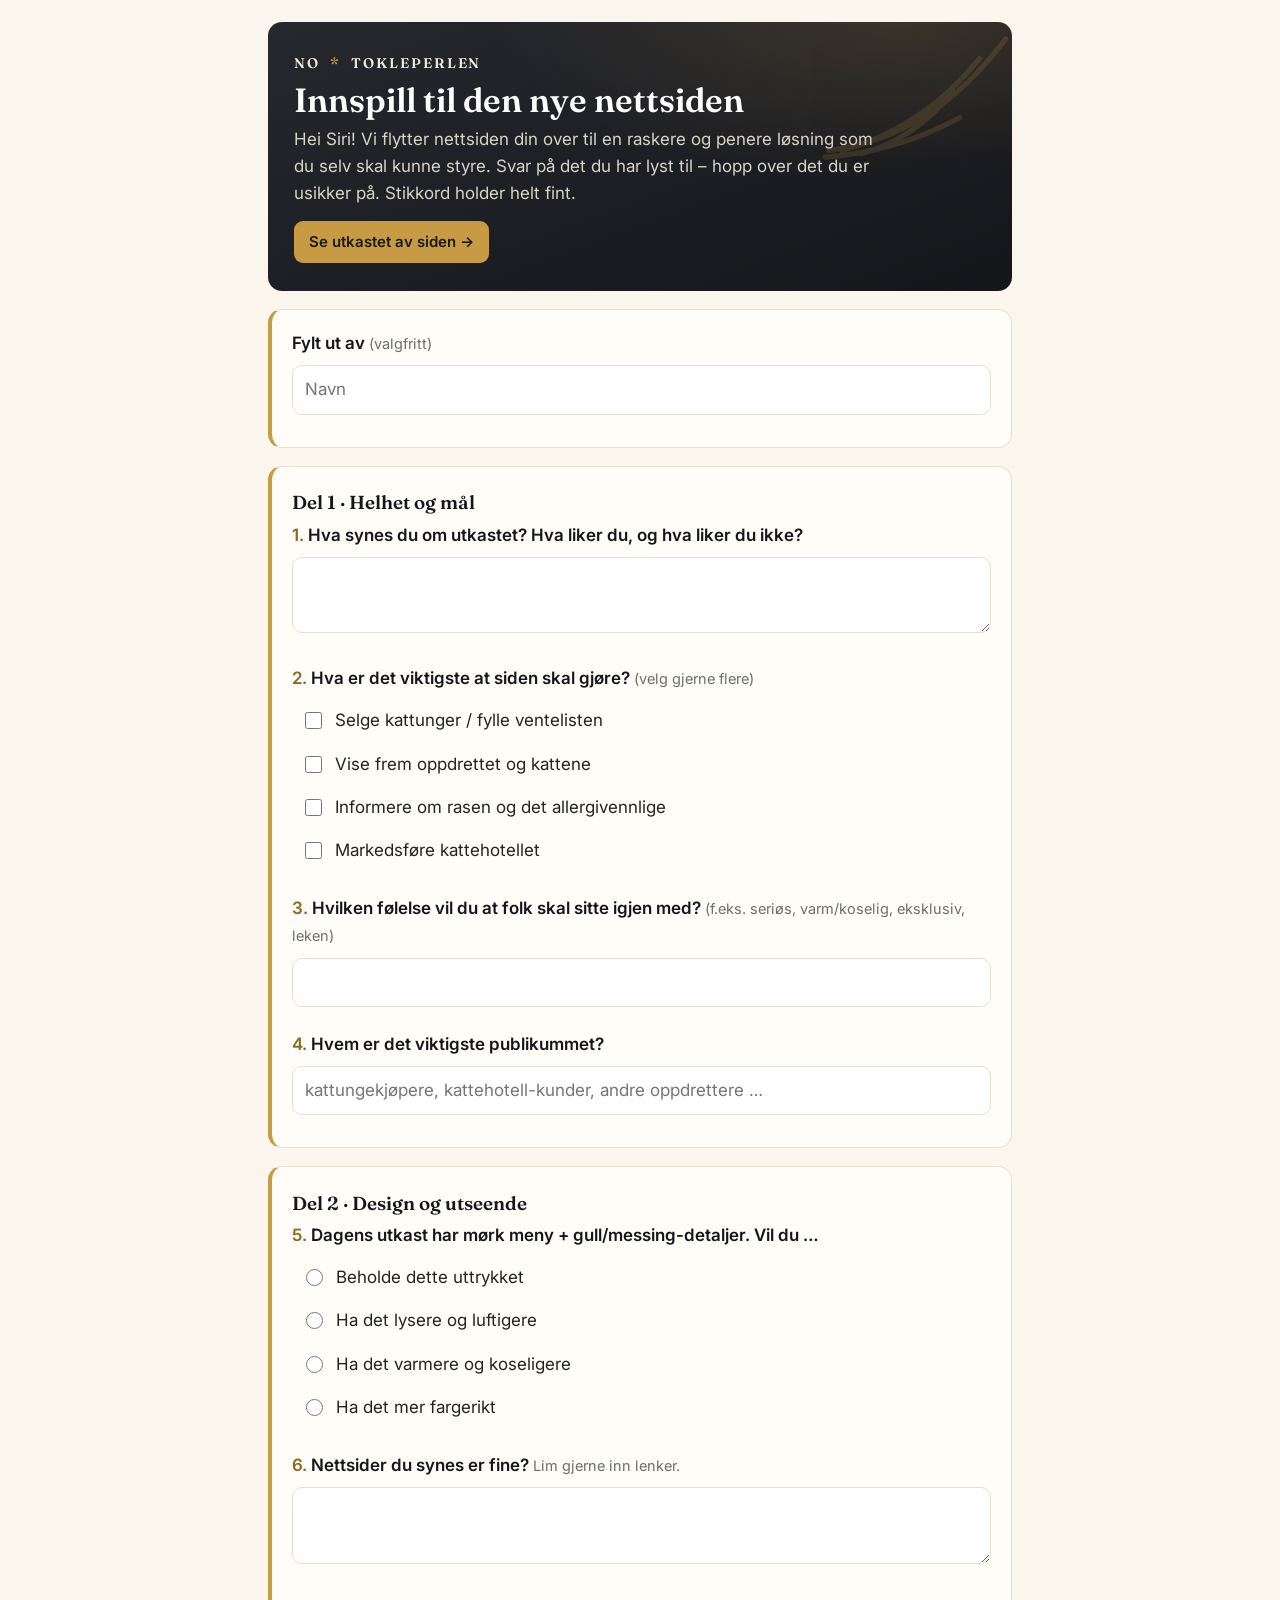
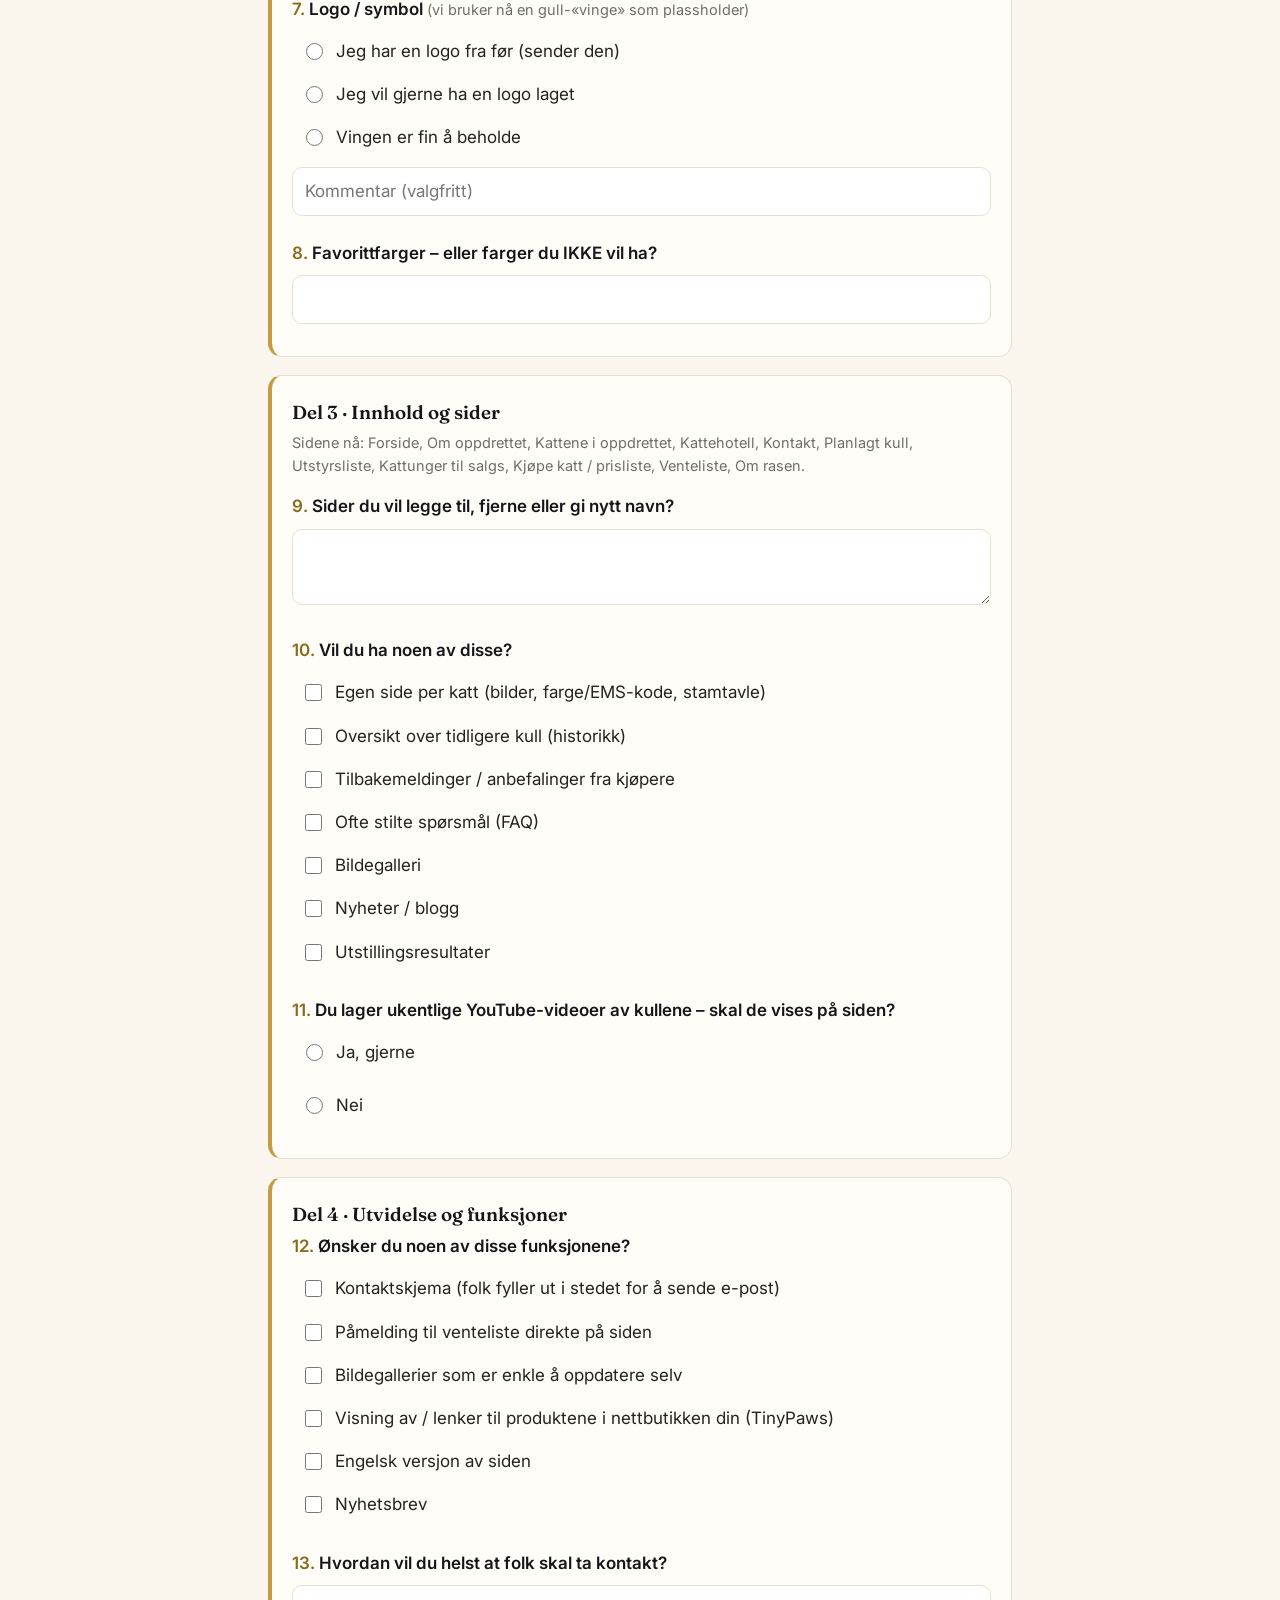
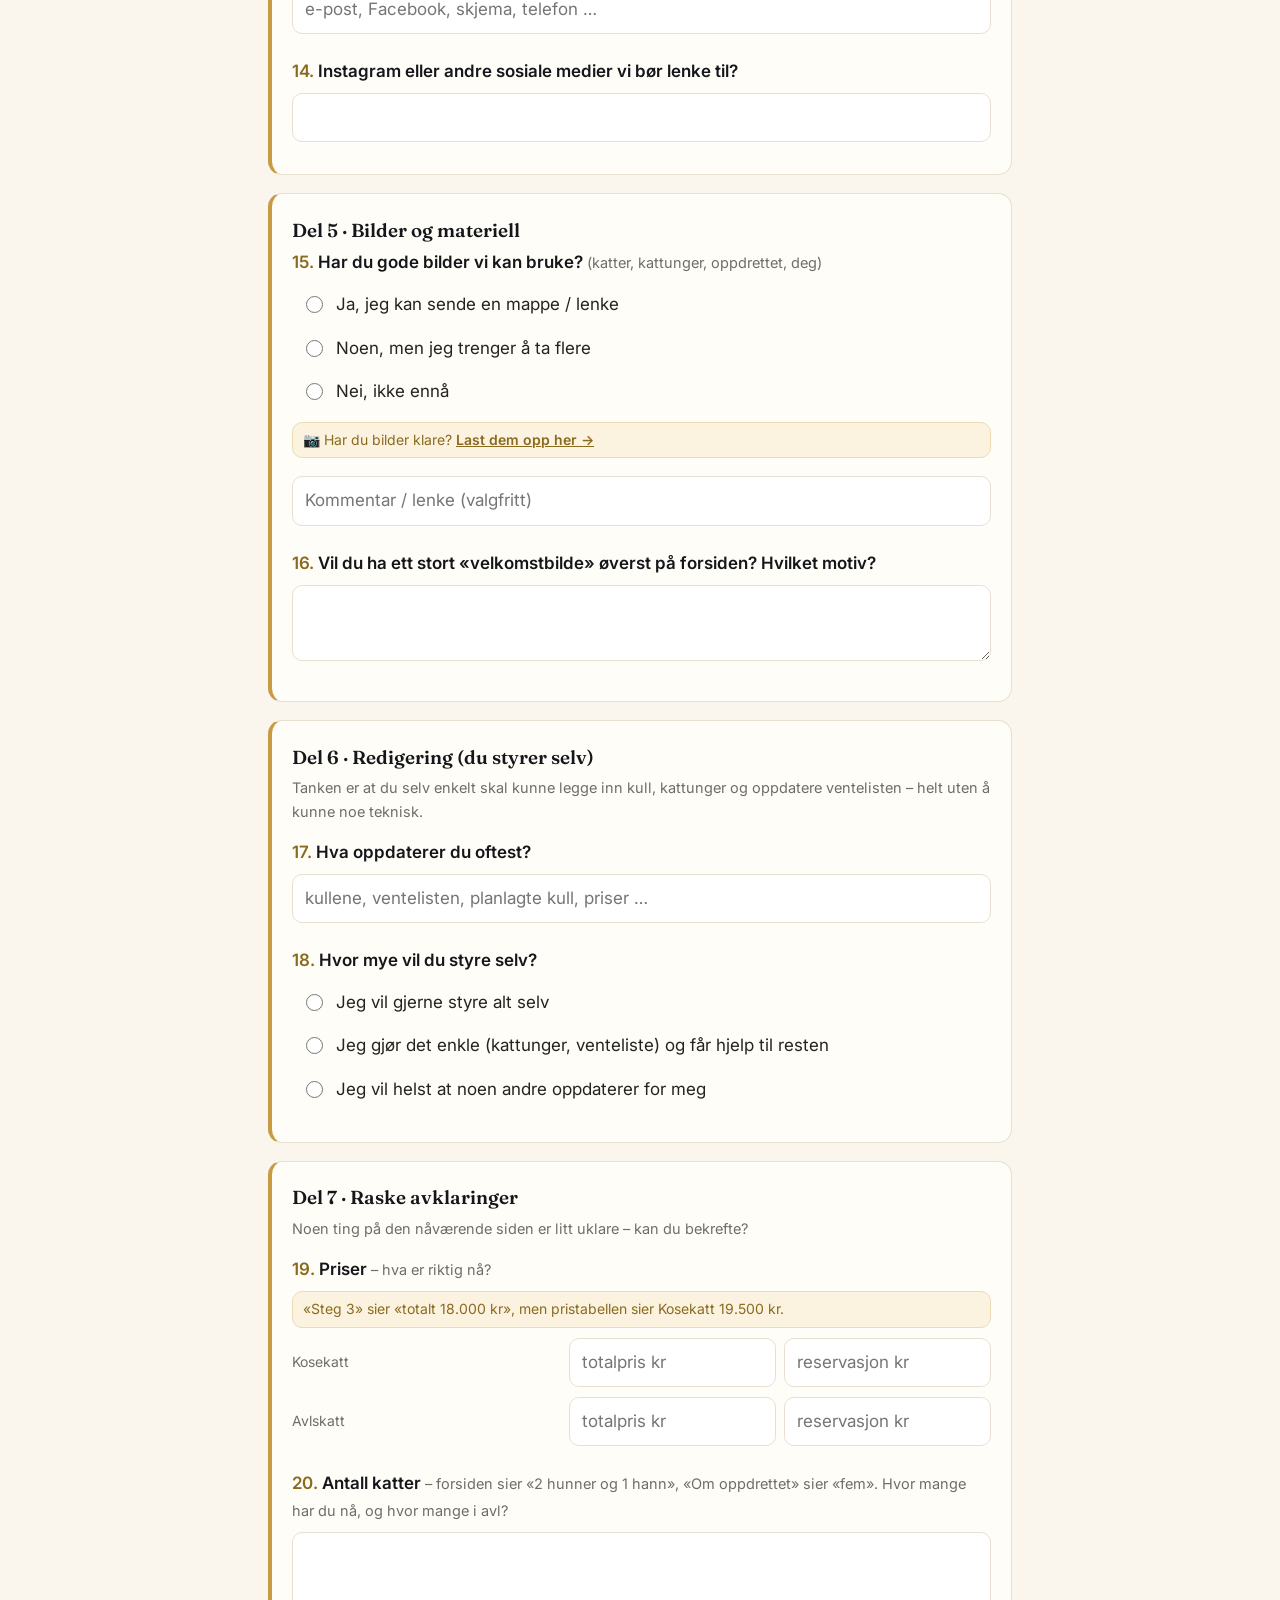
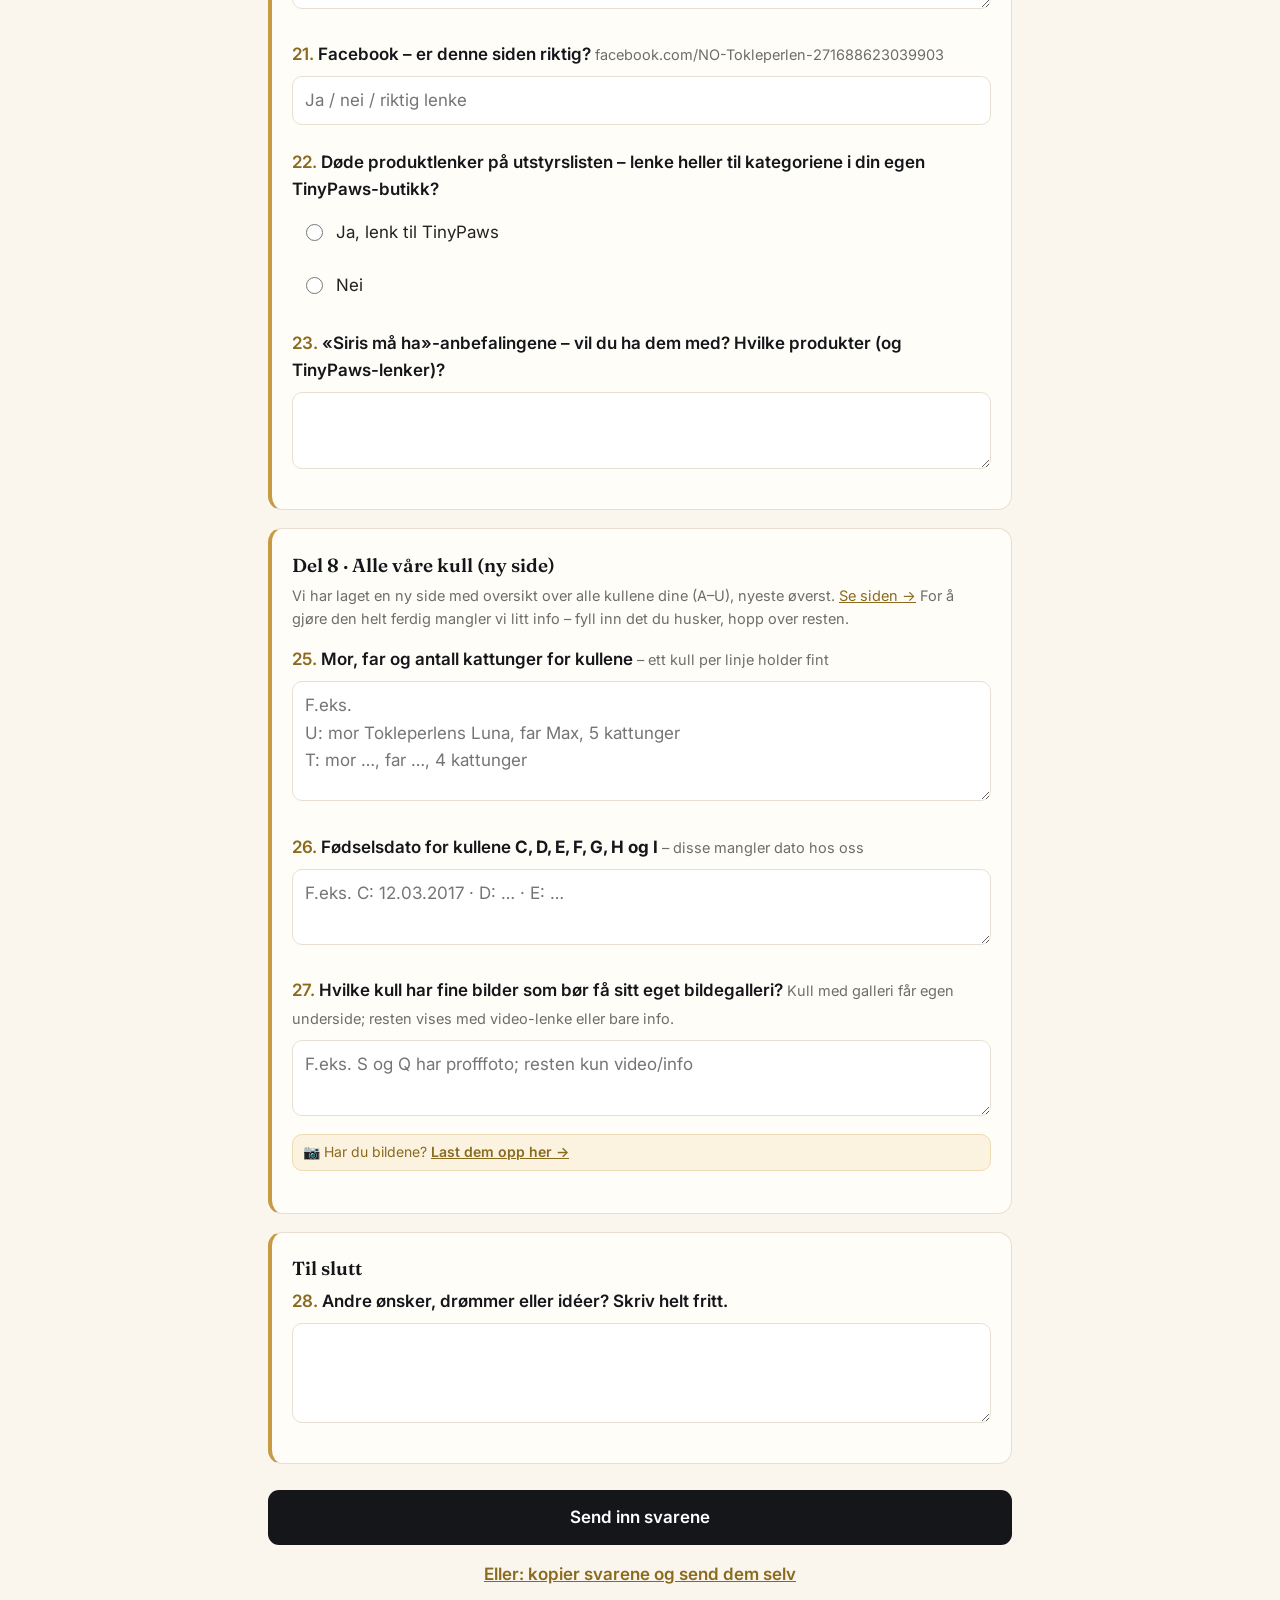
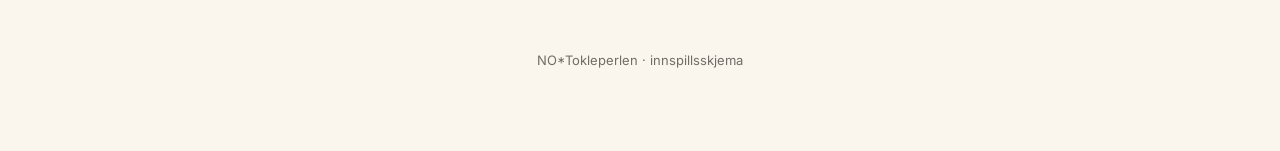
<file: static/innspill/index.html>
<!doctype html>
<html lang="nb">
<head>
<meta charset="utf-8">
<meta name="viewport" content="width=device-width, initial-scale=1">
<meta name="robots" content="noindex, nofollow">
<title>Innspill til ny nettside · NO*Tokleperlen</title>
<link rel="preconnect" href="https://fonts.googleapis.com">
<link rel="preconnect" href="https://fonts.gstatic.com" crossorigin>
<link href="https://fonts.googleapis.com/css2?family=Fraunces:opsz,wght@9..144,500;9..144,600;9..144,700&family=Inter:wght@400;500;600&display=swap" rel="stylesheet">
<style>
  :root{
    --ink:#15161a; --ink-soft:#23242a; --paper:#faf6ee; --card:#fffdf8;
    --text:#23241f; --muted:#6f6e66; --line:#e7e0d2; --gold:#c79a44; --gold-deep:#8a6a1f;
    --r:14px;
  }
  *{box-sizing:border-box}
  html{-webkit-text-size-adjust:100%}
  body{
    margin:0; background:var(--paper); color:var(--text);
    font-family:"Inter",system-ui,sans-serif; font-size:17px; line-height:1.6;
  }
  .wrap{max-width:780px; margin:0 auto; padding:22px 18px 80px}
  a{color:var(--gold-deep)}
  /* header */
  .masthead{
    background:radial-gradient(120% 130% at 85% 0%,rgba(199,154,68,.16),transparent 45%),linear-gradient(160deg,#26282e,#15161a);
    color:#fff; border-radius:var(--r); padding:30px 26px 28px; position:relative; overflow:hidden;
  }
  .masthead .wing{position:absolute; right:-10px; top:-6px; width:210px; opacity:.16; color:var(--gold); pointer-events:none}
  .brand{display:flex; align-items:center; gap:10px; font-family:"Fraunces",serif; font-weight:600; letter-spacing:.14em; font-size:14px; color:#efe9dd}
  .brand .star{color:var(--gold)}
  h1{font-family:"Fraunces",serif; font-weight:600; font-size:clamp(1.5rem,4.4vw,2.1rem); margin:.5rem 0 .35rem; line-height:1.12}
  .lede{color:#d9d4c8; margin:.2rem 0 0; max-width:54ch}
  .lede a{color:#f0d79a}
  .preview{display:inline-block; margin-top:14px; background:var(--gold); color:#1d1a12; font-weight:600;
    text-decoration:none; padding:9px 15px; border-radius:9px; font-size:15px}
  /* sections */
  section{background:var(--card); border:1px solid var(--line); border-left:4px solid var(--gold);
    border-radius:var(--r); padding:20px 20px 8px; margin:18px 0}
  section h2{font-family:"Fraunces",serif; font-weight:600; font-size:1.18rem; margin:.1rem 0 .2rem; color:var(--ink)}
  section .hint{color:var(--muted); font-size:14.5px; margin:.1rem 0 1rem}
  .q{margin:0 0 20px; padding-bottom:4px}
  .q-label{display:block; font-weight:600; color:var(--ink); margin-bottom:8px}
  .q-label .n{color:var(--gold-deep)}
  .sub{font-weight:400; color:var(--muted); font-size:14.5px}
  textarea,input[type=text]{
    width:100%; font:inherit; color:var(--text); background:#fff;
    border:1px solid var(--line); border-radius:10px; padding:10px 12px;
  }
  textarea{min-height:74px; resize:vertical}
  textarea:focus,input:focus{outline:2px solid var(--gold); outline-offset:1px; border-color:var(--gold)}
  .opts{display:flex; flex-direction:column; gap:2px}
  .opt{display:flex; align-items:flex-start; gap:10px; padding:7px 9px; border-radius:9px; cursor:pointer}
  .opt:hover{background:#faf4e6}
  .opt input{margin-top:5px; width:17px; height:17px; accent-color:var(--gold)}
  .opt span{flex:1}
  .inline{display:flex; flex-wrap:wrap; gap:12px}
  .price{display:grid; grid-template-columns:1fr; gap:10px}
  .price .row{display:grid; grid-template-columns:1.3fr 1fr 1fr; gap:8px; align-items:center}
  .price .row > span{font-size:14px; color:var(--muted)}
  @media(max-width:520px){ .price .row{grid-template-columns:1fr} .price .row > span{margin-top:4px} }
  .flag{background:#fbf3df; border:1px solid #ecdcb4; border-radius:10px; padding:6px 10px; font-size:14px; color:var(--gold-deep); margin-bottom:10px}
  /* actions */
  .actions{padding-top:8px; margin-top:6px}
  .btn{appearance:none; border:0; cursor:pointer; font:inherit; font-weight:600; border-radius:11px; padding:14px 22px}
  .btn-primary{background:var(--ink); color:#fff; width:100%; font-size:17px}
  .btn-primary:hover{background:#000}
  .btn-link{background:none; color:var(--gold-deep); text-decoration:underline; padding:10px; display:block; margin:6px auto 0; width:auto}
  #status{text-align:center; color:var(--muted); font-size:14.5px; min-height:1.2em; margin-top:8px}
  /* thanks */
  #thanks{display:none; background:var(--card); border:1px solid var(--line); border-radius:var(--r); padding:40px 26px; text-align:center}
  #thanks svg{width:64px; color:var(--gold); opacity:.9}
  #thanks h2{font-family:"Fraunces",serif; font-size:1.5rem; margin:.4rem 0 .2rem; color:var(--ink)}
  #thanks p{color:var(--muted); margin:.2rem auto; max-width:42ch}
  .hp{position:absolute; left:-9999px}
  footer{text-align:center; color:var(--muted); font-size:13px; margin-top:26px}
</style>
</head>
<body>
<div class="wrap">

  <header class="masthead">
    <svg class="wing" viewBox="0 0 64 48" fill="none" stroke="currentColor" stroke-width="1.6" stroke-linecap="round" aria-hidden="true">
      <path d="M5 41 C 22 39, 41 31, 59 7"/><path d="M9 41 C 24 37, 39 28, 51 13"/>
      <path d="M15 42 C 26 39, 35 33, 43 23"/><path d="M4 43 C 17 42, 30 39, 45 31"/>
    </svg>
    <div class="brand">NO<span class="star">*</span>TOKLEPERLEN</div>
    <h1>Innspill til den nye nettsiden</h1>
    <p class="lede">Hei Siri! Vi flytter nettsiden din over til en raskere og penere løsning som du selv skal kunne styre. Svar på det du har lyst til – hopp over det du er usikker på. Stikkord holder helt fint.</p>
    <a class="preview" href="https://devseviq.github.io/TokelePerlen/" target="_blank" rel="noopener">Se utkastet av siden →</a>
  </header>

  <form id="form" novalidate>
    <!-- honeypot -->
    <input type="checkbox" name="botcheck" class="hp" tabindex="-1" autocomplete="off">
    <input type="hidden" name="subject" value="Innspill til ny nettside – fra Tokleperlen-skjemaet">

    <section>
      <div class="q">
        <label class="q-label" for="fylt_ut_av">Fylt ut av <span class="sub">(valgfritt)</span></label>
        <input type="text" id="fylt_ut_av" name="fylt_ut_av" placeholder="Navn">
      </div>
    </section>

    <!-- DEL 1 -->
    <section>
      <h2>Del 1 · Helhet og mål</h2>
      <div class="q" data-q>
        <span class="q-label"><span class="n">1.</span> Hva synes du om utkastet? Hva liker du, og hva liker du ikke?</span>
        <textarea name="q1_inntrykk"></textarea>
      </div>
      <div class="q" data-q>
        <span class="q-label"><span class="n">2.</span> Hva er det viktigste at siden skal gjøre? <span class="sub">(velg gjerne flere)</span></span>
        <div class="opts">
          <label class="opt"><input type="checkbox" name="q2_maal" data-label="Selge kattunger / fylle ventelisten"><span>Selge kattunger / fylle ventelisten</span></label>
          <label class="opt"><input type="checkbox" name="q2_maal" data-label="Vise frem oppdrettet og kattene"><span>Vise frem oppdrettet og kattene</span></label>
          <label class="opt"><input type="checkbox" name="q2_maal" data-label="Informere om rasen og det allergivennlige"><span>Informere om rasen og det allergivennlige</span></label>
          <label class="opt"><input type="checkbox" name="q2_maal" data-label="Markedsføre kattehotellet"><span>Markedsføre kattehotellet</span></label>
        </div>
      </div>
      <div class="q" data-q>
        <span class="q-label"><span class="n">3.</span> Hvilken følelse vil du at folk skal sitte igjen med? <span class="sub">(f.eks. seriøs, varm/koselig, eksklusiv, leken)</span></span>
        <input type="text" name="q3_folelse">
      </div>
      <div class="q" data-q>
        <span class="q-label"><span class="n">4.</span> Hvem er det viktigste publikummet?</span>
        <input type="text" name="q4_publikum" placeholder="kattungekjøpere, kattehotell-kunder, andre oppdrettere …">
      </div>
    </section>

    <!-- DEL 2 -->
    <section>
      <h2>Del 2 · Design og utseende</h2>
      <div class="q" data-q>
        <span class="q-label"><span class="n">5.</span> Dagens utkast har mørk meny + gull/messing-detaljer. Vil du …</span>
        <div class="opts">
          <label class="opt"><input type="radio" name="q5_uttrykk" data-label="Beholde uttrykket"><span>Beholde dette uttrykket</span></label>
          <label class="opt"><input type="radio" name="q5_uttrykk" data-label="Lysere og luftigere"><span>Ha det lysere og luftigere</span></label>
          <label class="opt"><input type="radio" name="q5_uttrykk" data-label="Varmere og koseligere"><span>Ha det varmere og koseligere</span></label>
          <label class="opt"><input type="radio" name="q5_uttrykk" data-label="Mer fargerikt"><span>Ha det mer fargerikt</span></label>
        </div>
      </div>
      <div class="q" data-q>
        <span class="q-label"><span class="n">6.</span> Nettsider du synes er fine? <span class="sub">Lim gjerne inn lenker.</span></span>
        <textarea name="q6_inspirasjon"></textarea>
      </div>
      <div class="q" data-q>
        <span class="q-label"><span class="n">7.</span> Logo / symbol <span class="sub">(vi bruker nå en gull-«vinge» som plassholder)</span></span>
        <div class="opts">
          <label class="opt"><input type="radio" name="q7_logo" data-label="Har logo fra før"><span>Jeg har en logo fra før (sender den)</span></label>
          <label class="opt"><input type="radio" name="q7_logo" data-label="Vil ha logo laget"><span>Jeg vil gjerne ha en logo laget</span></label>
          <label class="opt"><input type="radio" name="q7_logo" data-label="Vingen er fin"><span>Vingen er fin å beholde</span></label>
        </div>
        <input type="text" name="q7_logo_kommentar" placeholder="Kommentar (valgfritt)" style="margin-top:8px">
      </div>
      <div class="q" data-q>
        <span class="q-label"><span class="n">8.</span> Favorittfarger – eller farger du IKKE vil ha?</span>
        <input type="text" name="q8_farger">
      </div>
    </section>

    <!-- DEL 3 -->
    <section>
      <h2>Del 3 · Innhold og sider</h2>
      <p class="hint">Sidene nå: Forside, Om oppdrettet, Kattene i oppdrettet, Kattehotell, Kontakt, Planlagt kull, Utstyrsliste, Kattunger til salgs, Kjøpe katt / prisliste, Venteliste, Om rasen.</p>
      <div class="q" data-q>
        <span class="q-label"><span class="n">9.</span> Sider du vil legge til, fjerne eller gi nytt navn?</span>
        <textarea name="q9_sider"></textarea>
      </div>
      <div class="q" data-q>
        <span class="q-label"><span class="n">10.</span> Vil du ha noen av disse?</span>
        <div class="opts">
          <label class="opt"><input type="checkbox" name="q10_onsker" data-label="Egen side per katt"><span>Egen side per katt (bilder, farge/EMS-kode, stamtavle)</span></label>
          <label class="opt"><input type="checkbox" name="q10_onsker" data-label="Oversikt over tidligere kull"><span>Oversikt over tidligere kull (historikk)</span></label>
          <label class="opt"><input type="checkbox" name="q10_onsker" data-label="Tilbakemeldinger fra kjøpere"><span>Tilbakemeldinger / anbefalinger fra kjøpere</span></label>
          <label class="opt"><input type="checkbox" name="q10_onsker" data-label="FAQ"><span>Ofte stilte spørsmål (FAQ)</span></label>
          <label class="opt"><input type="checkbox" name="q10_onsker" data-label="Bildegalleri"><span>Bildegalleri</span></label>
          <label class="opt"><input type="checkbox" name="q10_onsker" data-label="Nyheter/blogg"><span>Nyheter / blogg</span></label>
          <label class="opt"><input type="checkbox" name="q10_onsker" data-label="Utstillingsresultater"><span>Utstillingsresultater</span></label>
        </div>
      </div>
      <div class="q" data-q>
        <span class="q-label"><span class="n">11.</span> Du lager ukentlige YouTube-videoer av kullene – skal de vises på siden?</span>
        <div class="opts inline">
          <label class="opt"><input type="radio" name="q11_youtube" data-label="Ja"><span>Ja, gjerne</span></label>
          <label class="opt"><input type="radio" name="q11_youtube" data-label="Nei"><span>Nei</span></label>
        </div>
      </div>
    </section>

    <!-- DEL 4 -->
    <section>
      <h2>Del 4 · Utvidelse og funksjoner</h2>
      <div class="q" data-q>
        <span class="q-label"><span class="n">12.</span> Ønsker du noen av disse funksjonene?</span>
        <div class="opts">
          <label class="opt"><input type="checkbox" name="q12_funksjoner" data-label="Kontaktskjema"><span>Kontaktskjema (folk fyller ut i stedet for å sende e-post)</span></label>
          <label class="opt"><input type="checkbox" name="q12_funksjoner" data-label="Påmelding til venteliste på siden"><span>Påmelding til venteliste direkte på siden</span></label>
          <label class="opt"><input type="checkbox" name="q12_funksjoner" data-label="Bildegallerier enkle å oppdatere"><span>Bildegallerier som er enkle å oppdatere selv</span></label>
          <label class="opt"><input type="checkbox" name="q12_funksjoner" data-label="Vise produkter fra TinyPaws"><span>Visning av / lenker til produktene i nettbutikken din (TinyPaws)</span></label>
          <label class="opt"><input type="checkbox" name="q12_funksjoner" data-label="Engelsk versjon"><span>Engelsk versjon av siden</span></label>
          <label class="opt"><input type="checkbox" name="q12_funksjoner" data-label="Nyhetsbrev"><span>Nyhetsbrev</span></label>
        </div>
      </div>
      <div class="q" data-q>
        <span class="q-label"><span class="n">13.</span> Hvordan vil du helst at folk skal ta kontakt?</span>
        <input type="text" name="q13_kontaktmate" placeholder="e-post, Facebook, skjema, telefon …">
      </div>
      <div class="q" data-q>
        <span class="q-label"><span class="n">14.</span> Instagram eller andre sosiale medier vi bør lenke til?</span>
        <input type="text" name="q14_sosiale">
      </div>
    </section>

    <!-- DEL 5 -->
    <section>
      <h2>Del 5 · Bilder og materiell</h2>
      <div class="q" data-q>
        <span class="q-label"><span class="n">15.</span> Har du gode bilder vi kan bruke? <span class="sub">(katter, kattunger, oppdrettet, deg)</span></span>
        <div class="opts">
          <label class="opt"><input type="radio" name="q15_bilder" data-label="Ja, kan sende mappe/lenke"><span>Ja, jeg kan sende en mappe / lenke</span></label>
          <label class="opt"><input type="radio" name="q15_bilder" data-label="Noen, trenger flere"><span>Noen, men jeg trenger å ta flere</span></label>
          <label class="opt"><input type="radio" name="q15_bilder" data-label="Nei, ikke ennå"><span>Nei, ikke ennå</span></label>
        </div>
        <p class="flag" style="margin-top:10px">📷 Har du bilder klare? <a href="/TokelePerlen/last-opp/" target="_blank" rel="noopener" style="color:var(--gold-deep);font-weight:600">Last dem opp her →</a></p>
        <input type="text" name="q15_kommentar" placeholder="Kommentar / lenke (valgfritt)" style="margin-top:8px">
      </div>
      <div class="q" data-q>
        <span class="q-label"><span class="n">16.</span> Vil du ha ett stort «velkomstbilde» øverst på forsiden? Hvilket motiv?</span>
        <textarea name="q16_velkomstbilde"></textarea>
      </div>
    </section>

    <!-- DEL 6 -->
    <section>
      <h2>Del 6 · Redigering (du styrer selv)</h2>
      <p class="hint">Tanken er at du selv enkelt skal kunne legge inn kull, kattunger og oppdatere ventelisten – helt uten å kunne noe teknisk.</p>
      <div class="q" data-q>
        <span class="q-label"><span class="n">17.</span> Hva oppdaterer du oftest?</span>
        <input type="text" name="q17_oppdaterer" placeholder="kullene, ventelisten, planlagte kull, priser …">
      </div>
      <div class="q" data-q>
        <span class="q-label"><span class="n">18.</span> Hvor mye vil du styre selv?</span>
        <div class="opts">
          <label class="opt"><input type="radio" name="q18_styring" data-label="Styre alt selv"><span>Jeg vil gjerne styre alt selv</span></label>
          <label class="opt"><input type="radio" name="q18_styring" data-label="Det enkle selv, hjelp til resten"><span>Jeg gjør det enkle (kattunger, venteliste) og får hjelp til resten</span></label>
          <label class="opt"><input type="radio" name="q18_styring" data-label="Helst at noen andre oppdaterer"><span>Jeg vil helst at noen andre oppdaterer for meg</span></label>
        </div>
      </div>
    </section>

    <!-- DEL 7 -->
    <section>
      <h2>Del 7 · Raske avklaringer</h2>
      <p class="hint">Noen ting på den nåværende siden er litt uklare – kan du bekrefte?</p>
      <div class="q" data-q>
        <span class="q-label"><span class="n">19.</span> Priser <span class="sub">– hva er riktig nå?</span></span>
        <div class="flag">«Steg 3» sier «totalt 18.000 kr», men pristabellen sier Kosekatt 19.500 kr.</div>
        <div class="price">
          <div class="row"><span>Kosekatt</span><input type="text" name="q19_kosekatt_pris" placeholder="totalpris kr"><input type="text" name="q19_kosekatt_gebyr" placeholder="reservasjon kr"></div>
          <div class="row"><span>Avlskatt</span><input type="text" name="q19_avlskatt_pris" placeholder="totalpris kr"><input type="text" name="q19_avlskatt_gebyr" placeholder="reservasjon kr"></div>
        </div>
      </div>
      <div class="q" data-q>
        <span class="q-label"><span class="n">20.</span> Antall katter <span class="sub">– forsiden sier «2 hunner og 1 hann», «Om oppdrettet» sier «fem». Hvor mange har du nå, og hvor mange i avl?</span></span>
        <textarea name="q20_antall"></textarea>
      </div>
      <div class="q" data-q>
        <span class="q-label"><span class="n">21.</span> Facebook – er denne siden riktig? <span class="sub">facebook.com/NO-Tokleperlen-271688623039903</span></span>
        <input type="text" name="q21_facebook" placeholder="Ja / nei / riktig lenke">
      </div>
      <div class="q" data-q>
        <span class="q-label"><span class="n">22.</span> Døde produktlenker på utstyrslisten – lenke heller til kategoriene i din egen TinyPaws-butikk?</span>
        <div class="opts inline">
          <label class="opt"><input type="radio" name="q22_dodelenker" data-label="Ja, lenk til TinyPaws"><span>Ja, lenk til TinyPaws</span></label>
          <label class="opt"><input type="radio" name="q22_dodelenker" data-label="Nei"><span>Nei</span></label>
        </div>
      </div>
      <div class="q" data-q>
        <span class="q-label"><span class="n">23.</span> «Siris må ha»-anbefalingene – vil du ha dem med? Hvilke produkter (og TinyPaws-lenker)?</span>
        <textarea name="q23_siris_maa_ha"></textarea>
      </div>
    </section>

    <!-- DEL 8 · Alle våre kull -->
    <section>
      <h2>Del 8 · Alle våre kull (ny side)</h2>
      <p class="hint">Vi har laget en ny side med oversikt over alle kullene dine (A–U), nyeste øverst. <a href="/TokelePerlen/alle-kull/" target="_blank" rel="noopener">Se siden →</a> For å gjøre den helt ferdig mangler vi litt info – fyll inn det du husker, hopp over resten.</p>
      <div class="q" data-q>
        <span class="q-label"><span class="n">25.</span> Mor, far og antall kattunger for kullene <span class="sub">– ett kull per linje holder fint</span></span>
        <textarea name="q25_kull_info" placeholder="F.eks.&#10;U: mor Tokleperlens Luna, far Max, 5 kattunger&#10;T: mor …, far …, 4 kattunger" style="min-height:120px"></textarea>
      </div>
      <div class="q" data-q>
        <span class="q-label"><span class="n">26.</span> Fødselsdato for kullene <strong>C, D, E, F, G, H og I</strong> <span class="sub">– disse mangler dato hos oss</span></span>
        <textarea name="q26_kull_datoer" placeholder="F.eks. C: 12.03.2017 · D: … · E: …"></textarea>
      </div>
      <div class="q" data-q>
        <span class="q-label"><span class="n">27.</span> Hvilke kull har fine bilder som bør få sitt eget bildegalleri? <span class="sub">Kull med galleri får egen underside; resten vises med video-lenke eller bare info.</span></span>
        <textarea name="q27_kull_galleri" placeholder="F.eks. S og Q har profffoto; resten kun video/info"></textarea>
        <p class="flag" style="margin-top:10px">📷 Har du bildene? <a href="/TokelePerlen/last-opp/" target="_blank" rel="noopener" style="color:var(--gold-deep);font-weight:600">Last dem opp her →</a></p>
      </div>
    </section>

    <!-- DEL 9 -->
    <section>
      <h2>Til slutt</h2>
      <div class="q" data-q>
        <span class="q-label"><span class="n">28.</span> Andre ønsker, drømmer eller idéer? Skriv helt fritt.</span>
        <textarea name="q28_annet" style="min-height:100px"></textarea>
      </div>
    </section>

    <div class="actions">
      <button type="submit" class="btn btn-primary">Send inn svarene</button>
      <button type="button" class="btn btn-link" id="copyBtn">Eller: kopier svarene og send dem selv</button>
      <div id="status"></div>
    </div>
  </form>

  <div id="thanks">
    <svg viewBox="0 0 64 48" fill="none" stroke="currentColor" stroke-width="2" stroke-linecap="round" aria-hidden="true">
      <path d="M5 41 C 22 39, 41 31, 59 7"/><path d="M9 41 C 24 37, 39 28, 51 13"/>
      <path d="M15 42 C 26 39, 35 33, 43 23"/><path d="M4 43 C 17 42, 30 39, 45 31"/>
    </svg>
    <h2>Tusen takk, Siri!</h2>
    <p>Svarene dine er sendt. Jo mer du fyller ut, jo nærmere kommer vi en side akkurat slik du vil ha den. 🐈</p>
  </div>

  <footer>NO*Tokleperlen · innspillsskjema</footer>
</div>

<script>
  // Submissions are stored by a Cloudflare Worker (D1). Fallback below copies/e-mails.
  var WORKER_URL = "https://tokleperlen-innspill.espen-severinsen.workers.dev";
  var RECIPIENT  = "espen.severinsen@gmail.com";

  var form = document.getElementById('form');
  var statusEl = document.getElementById('status');

  function buildSummary(){
    var out = "INNSPILL TIL NY NETTSIDE – NO*Tokleperlen\n";
    var navn = (form.querySelector('[name=fylt_ut_av]')||{}).value;
    if(navn && navn.trim()) out += "Fylt ut av: " + navn.trim() + "\n";
    out += "\n";
    form.querySelectorAll('.q[data-q]').forEach(function(q){
      var label = (q.querySelector('.q-label')||{}).innerText;
      if(!label) return;
      label = label.replace(/\s+/g,' ').trim();
      var ans = [];
      q.querySelectorAll('input, textarea').forEach(function(inp){
        if(inp.type==='checkbox'||inp.type==='radio'){ if(inp.checked) ans.push(inp.dataset.label||inp.value); }
        else if(inp.value && inp.value.trim()){ ans.push((inp.dataset.label?inp.dataset.label+': ':'')+inp.value.trim()); }
      });
      out += label + "\n" + (ans.length ? ans.map(function(a){return "  - "+a;}).join("\n") : "  (ikke besvart)") + "\n\n";
    });
    return out;
  }

  function showThanks(){ form.style.display='none'; document.getElementById('thanks').style.display='block'; window.scrollTo(0,0); }

  function fallbackSend(note){
    var summary = buildSummary();
    try{ navigator.clipboard && navigator.clipboard.writeText(summary); }catch(e){}
    var mail = 'mailto:'+RECIPIENT+'?subject='+encodeURIComponent('Innspill til ny nettside – Tokleperlen')+'&body='+encodeURIComponent(summary);
    statusEl.innerHTML = (note?note+' ':'') + 'Svarene er kopiert. <a href="'+mail+'">Åpne e-post til Espen</a>, eller lim inn der du vil sende.';
    try{ window.location.href = mail; }catch(e){}
  }

  function collectAnswers(){
    var out = {};
    form.querySelectorAll('.q[data-q]').forEach(function(q){
      var labelEl = q.querySelector('.q-label');
      var label = labelEl ? labelEl.innerText.replace(/\s+/g,' ').trim() : '';
      if(!label) return;
      var ans = [];
      q.querySelectorAll('input, textarea').forEach(function(inp){
        if(inp.type==='checkbox'||inp.type==='radio'){ if(inp.checked) ans.push(inp.dataset.label||inp.value); }
        else if(inp.value && inp.value.trim()){ ans.push((inp.dataset.label?inp.dataset.label+': ':'')+inp.value.trim()); }
      });
      out[label] = ans;
    });
    return out;
  }

  form.addEventListener('submit', async function(e){
    e.preventDefault();
    statusEl.textContent = 'Sender …';
    var payload = {
      name: ((form.querySelector('[name=fylt_ut_av]')||{}).value || ''),
      summary: buildSummary(),
      answers: collectAnswers(),
      botcheck: !!((form.querySelector('[name=botcheck]')||{}).checked)
    };
    try{
      var res = await fetch(WORKER_URL, { method:'POST', headers:{'Content-Type':'application/json'}, body: JSON.stringify(payload) });
      var data = await res.json();
      if(data && data.success){ showThanks(); return; }
      fallbackSend('Kunne ikke sende automatisk –');
    }catch(err){ fallbackSend('Kunne ikke sende automatisk –'); }
  });

  document.getElementById('copyBtn').addEventListener('click', function(){ fallbackSend(); });
</script>
</body>
</html>
</file>
